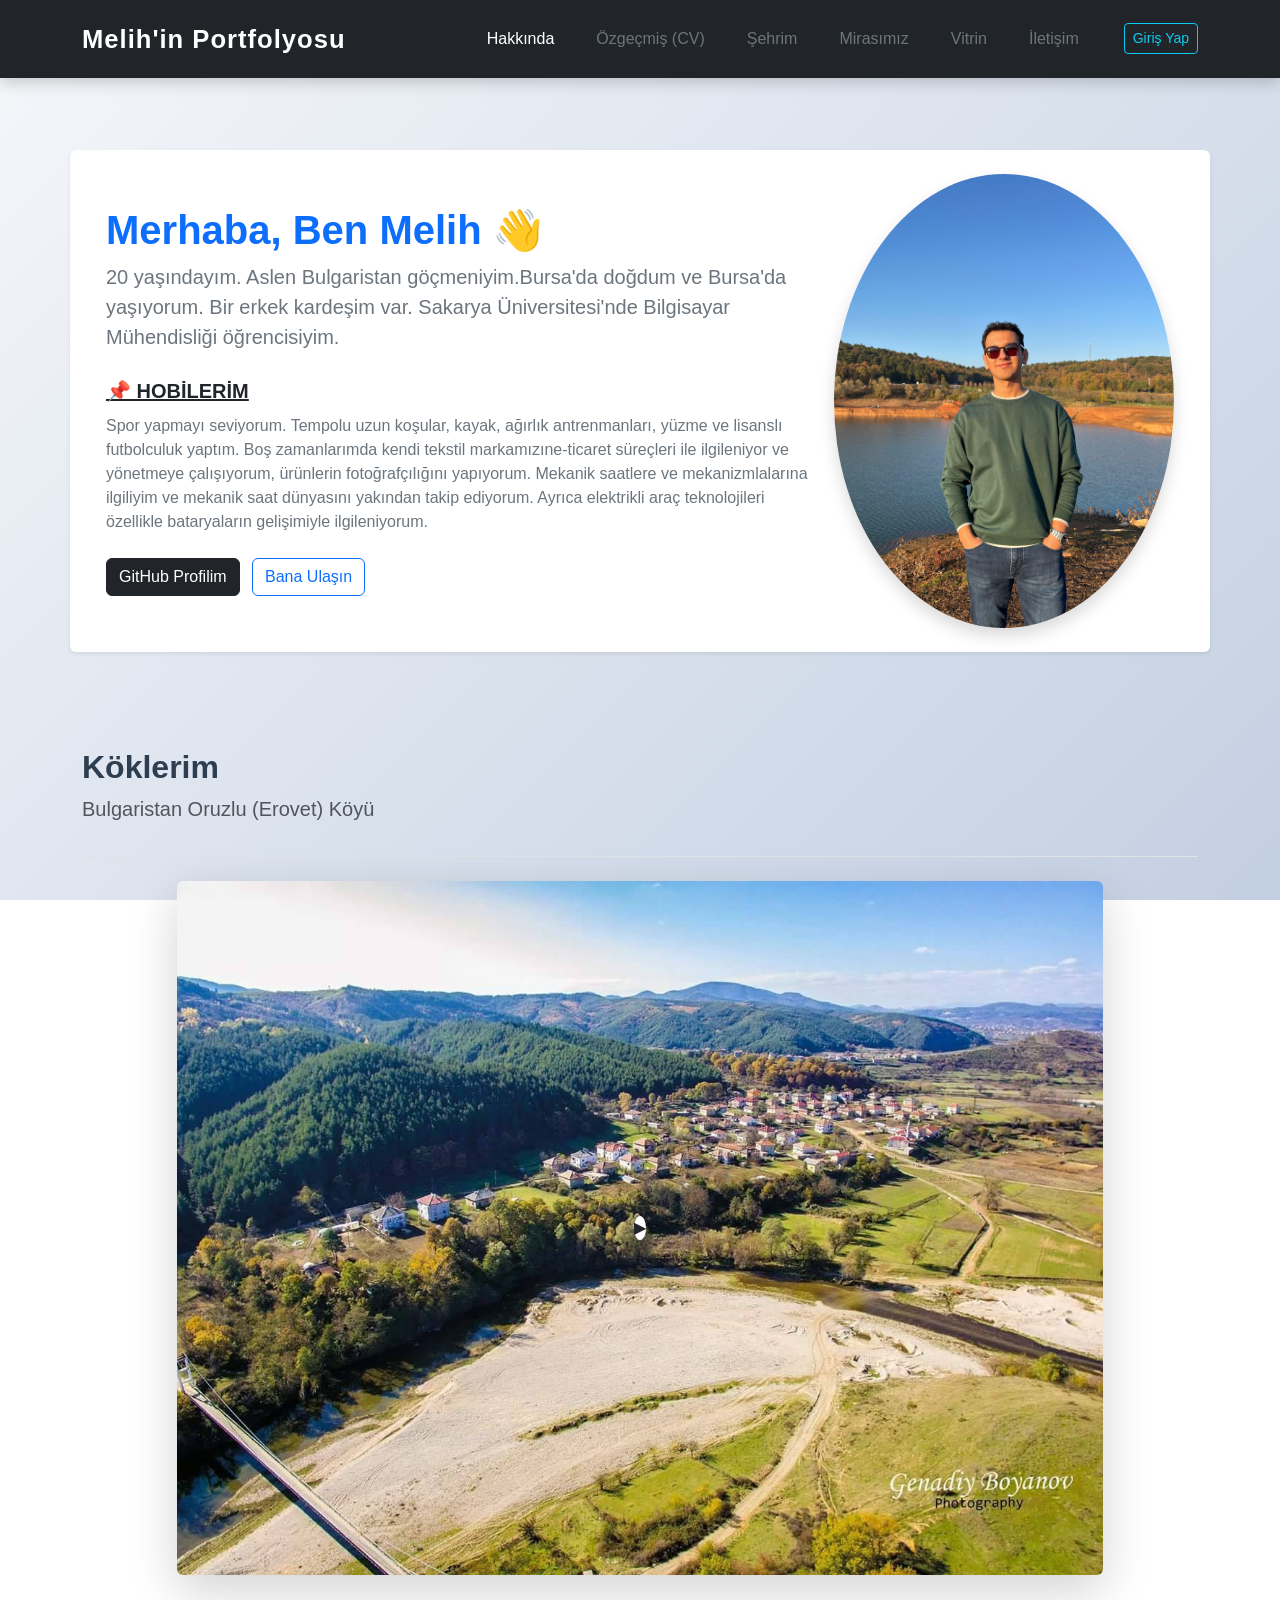
<file: index.html>
<!DOCTYPE html>
<html lang="tr">
<head>
    <meta charset="UTF-8">
    <meta name="viewport" content="width=device-width, initial-scale=1.0">
    <title>Hakkında - Melih'in Portfolyosu</title>
    <link href="https://cdn.jsdelivr.net/npm/bootstrap@5.3.3/dist/css/bootstrap.min.css" rel="stylesheet">
    <link rel="stylesheet" href="style.css">
</head>
<body>

    <nav class="navbar navbar-expand-lg navbar-dark bg-dark">
        <div class="container">
            <a class="navbar-brand" href="index.html">Melih'in Portfolyosu</a>
           <button class="navbar-toggler" type="button" data-bs-toggle="collapse" data-bs-target="#navbarNav" aria-controls="navbarNav" aria-expanded="false" aria-label="Toggle navigation">
                <span class="navbar-toggler-icon"></span>
            </button>
            
            <div class="collapse navbar-collapse" id="navbarNav">
                <ul class="navbar-nav ms-auto flex-row gap-3">
                    <li class="nav-item"><a class="nav-link text-white" href="index.html">Hakkında</a></li>
                    <li class="nav-item"><a class="nav-link text-secondary" href="ozgecmis.html">Özgeçmiş (CV)</a></li>
                    <li class="nav-item"><a class="nav-link text-secondary" href="sehrim.html">Şehrim</a></li>
                    <li class="nav-item"><a class="nav-link text-secondary" href="mirasimiz.html">Mirasımız</a></li>
                    <li class="nav-item"><a class="nav-link text-secondary" href="vitrin.html">Vitrin</a></li>
                    <li class="nav-item"><a class="nav-link text-secondary" href="iletisim.html">İletişim</a></li>
                    <li class="nav-item ms-lg-3"><a class="btn btn-outline-info btn-sm mt-1" href="login.php">Giriş Yap</a></li>
                </ul>
            </div>
        </div>
    </nav>

    <section id="hakkinda" class="container mt-5 pt-4">
        <div class="row align-items-center bg-white shadow-sm rounded p-4 border-0">
            
            <div class="col-md-8 order-2 order-md-1 mt-4 mt-md-0">
                <h1 class="text-primary fw-bold">Merhaba, Ben Melih 👋</h1>
                <p class="lead text-secondary">20 yaşındayım. Aslen Bulgaristan göçmeniyim.Bursa'da doğdum ve Bursa'da yaşıyorum. Bir erkek kardeşim var. Sakarya Üniversitesi'nde Bilgisayar Mühendisliği öğrencisiyim.

                </p>
                <p class="text-secondary mt-4">
                    <strong class="fw-bold text-dark text-decoration-underline fs-5 d-block mb-2">📌 HOBİLERİM</strong>
                    Spor yapmayı seviyorum. Tempolu uzun koşular, kayak, ağırlık antrenmanları, yüzme ve lisanslı futbolculuk yaptım. 
                    Boş zamanlarımda kendi tekstil markamızıne-ticaret süreçleri ile ilgileniyor ve yönetmeye 
                    çalışıyorum, ürünlerin fotoğrafçılığını yapıyorum. Mekanik saatlere ve mekanizmlalarına 
                    ilgiliyim ve mekanik saat dünyasını yakından takip ediyorum. Ayrıca elektrikli araç teknolojileri özellikle bataryaların gelişimiyle ilgileniyorum.
                </p>
                <div class="mt-4">
                    <a href="https://github.com/yildizmelih1903-a11y/Melih-Web-Projesi" target="_blank" class="btn btn-dark me-2">GitHub Profilim</a>
                    <a href="iletisim.html" class="btn btn-outline-primary">Bana Ulaşın</a>
                </div>
            </div>
            
            <div class="col-md-4 order-1 order-md-2 text-center">
                <img src="resimler/kendi.fotografim.jpeg" class="img-fluid rounded-circle shadow profil-resmi" alt="Profil Resmi">
            </div>
            
        </div>
    </section>

    <section id="koyum-video" class="container mt-5 pt-5 mb-5">
        
        <header class="pb-3 mb-4 border-bottom">
            <h2 class="text-primary">Köklerim</h2>
            <p class="lead text-muted">Bulgaristan Oruzlu (Erovet) Köyü</p>
        </header>

        <div class="row justify-content-center">
            <div class="col-md-10">
                <a href="https://www.youtube.com/watch?v=ITYQrfYckvY&t=2954s" target="_blank" class="d-block position-relative shadow-lg rounded overflow-hidden text-decoration-none card-hover-effect">
                    
                    <img src="resimler/oruzlu.bg.jpg" class="w-100 video-kapak" alt="Oruzlu Köyü">
                    
                    <div class="position-absolute top-50 start-50 translate-middle">
                        <div class="bg-white rounded-circle d-flex justify-content-center align-items-center shadow oynat-butonu-arkaplan">
                            <span class="text-dark oynat-ikon">▶</span>
                        </div>
                    </div>

                </a>
            </div>
        </div>

    </section>
    
    <script src="https://cdn.jsdelivr.net/npm/bootstrap@5.3.3/dist/js/bootstrap.bundle.min.js"></script>
</body>
</html>
</file>
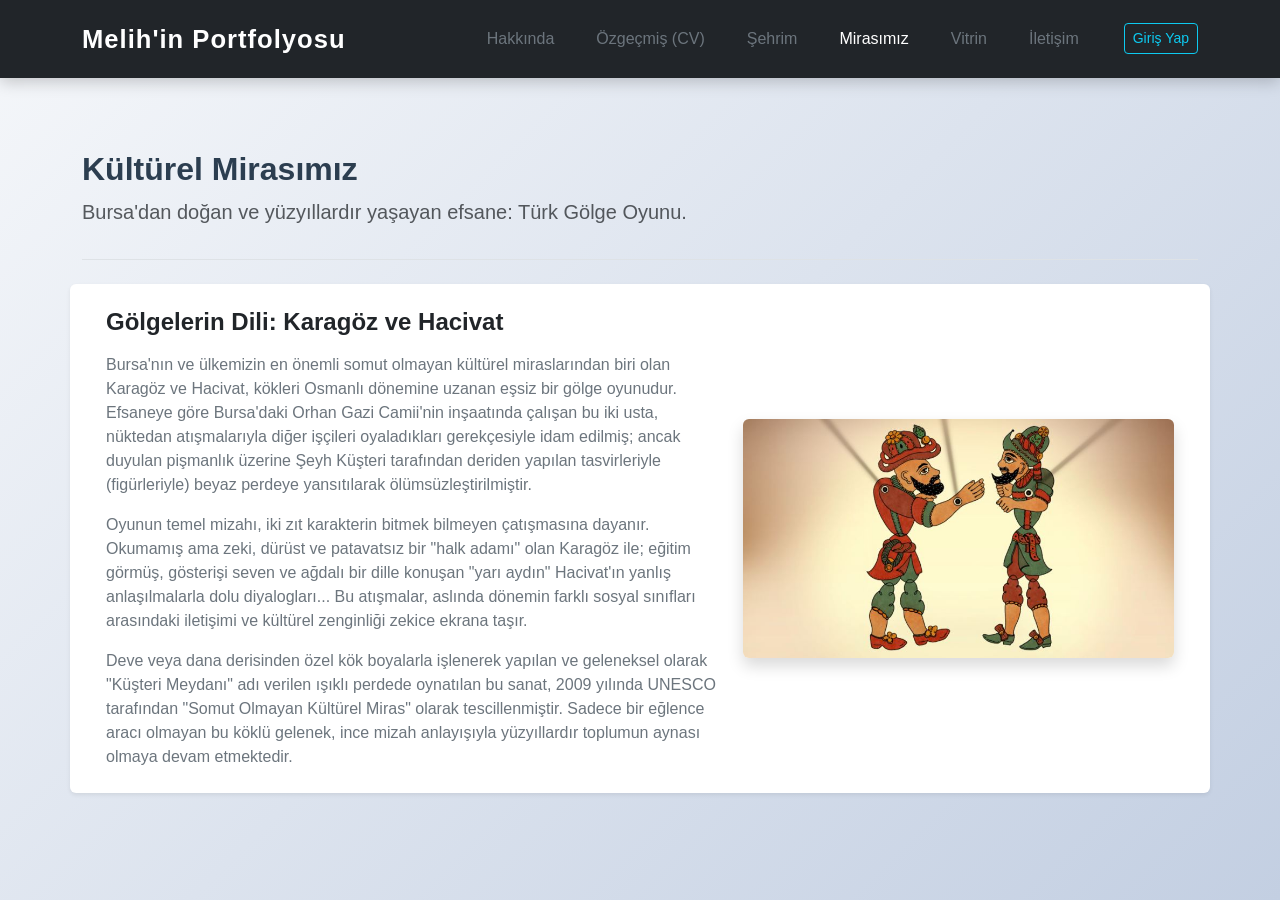
<file: mirasimiz.html>
<!DOCTYPE html>
<html lang="tr">
<head>
    <meta charset="UTF-8">
    <meta name="viewport" content="width=device-width, initial-scale=1.0">
    <title>Mirasımız - Melih'in Portfolyosu</title>
    <link href="https://cdn.jsdelivr.net/npm/bootstrap@5.3.3/dist/css/bootstrap.min.css" rel="stylesheet">
    <link rel="stylesheet" href="style.css">
</head>
<body>

    <nav class="navbar navbar-expand-lg navbar-dark bg-dark">
        <div class="container">
            <a class="navbar-brand" href="index.html">Melih'in Portfolyosu</a>
            <button class="navbar-toggler" type="button" data-bs-toggle="collapse" data-bs-target="#navbarNav" aria-controls="navbarNav" aria-expanded="false" aria-label="Toggle navigation">
                <span class="navbar-toggler-icon"></span>
            </button>
            
            <div class="collapse navbar-collapse" id="navbarNav">
                <ul class="navbar-nav ms-auto flex-row gap-3">
                    <li class="nav-item"><a class="nav-link text-secondary" href="index.html">Hakkında</a></li>
                    <li class="nav-item"><a class="nav-link text-secondary" href="ozgecmis.html">Özgeçmiş (CV)</a></li>
                    <li class="nav-item"><a class="nav-link text-secondary" href="sehrim.html">Şehrim</a></li>
                    <li class="nav-item"><a class="nav-link text-white" href="mirasimiz.html">Mirasımız</a></li>
                    <li class="nav-item"><a class="nav-link text-secondary" href="vitrin.html">Vitrin</a></li>
                    <li class="nav-item"><a class="nav-link text-secondary" href="iletisim.html">İletişim</a></li>
                    <li class="nav-item ms-lg-3"><a class="btn btn-outline-info btn-sm mt-1" href="login.php">Giriş Yap</a></li>
                </ul>
            </div>
        </div>
    </nav>

    <section id="mirasimiz" class="container mt-5 pt-4 mb-5">
        
        <header class="pb-3 mb-4 border-bottom">
            <h2 class="text-primary fw-bold">Kültürel Mirasımız</h2>
            <p class="lead text-muted">Bursa'dan doğan ve yüzyıllardır yaşayan efsane: Türk Gölge Oyunu.</p>
        </header>

        <article class="row align-items-center bg-white shadow-sm rounded p-4 border-0 card-hover-effect">
            
            <div class="col-md-7 order-2 order-md-1 mt-4 mt-md-0">
                <h3 class="h4 fw-bold text-dark mb-3">Gölgelerin Dili: Karagöz ve Hacivat</h3>
                <p class="text-secondary mb-3">
                    Bursa'nın ve ülkemizin en önemli somut olmayan kültürel miraslarından biri olan Karagöz ve Hacivat, kökleri Osmanlı dönemine uzanan eşsiz bir gölge oyunudur. Efsaneye göre Bursa'daki Orhan Gazi Camii'nin inşaatında çalışan bu iki usta, nüktedan atışmalarıyla diğer işçileri oyaladıkları gerekçesiyle idam edilmiş; ancak duyulan pişmanlık üzerine Şeyh Küşteri tarafından deriden yapılan tasvirleriyle (figürleriyle) beyaz perdeye yansıtılarak ölümsüzleştirilmiştir.
                </p>
                <p class="text-secondary mb-3">
                    Oyunun temel mizahı, iki zıt karakterin bitmek bilmeyen çatışmasına dayanır. Okumamış ama zeki, dürüst ve patavatsız bir "halk adamı" olan Karagöz ile; eğitim görmüş, gösterişi seven ve ağdalı bir dille konuşan "yarı aydın" Hacivat'ın yanlış anlaşılmalarla dolu diyalogları... Bu atışmalar, aslında dönemin farklı sosyal sınıfları arasındaki iletişimi ve kültürel zenginliği zekice ekrana taşır.
                </p>
                <p class="text-secondary mb-0">
                    Deve veya dana derisinden özel kök boyalarla işlenerek yapılan ve geleneksel olarak "Küşteri Meydanı" adı verilen ışıklı perdede oynatılan bu sanat, 2009 yılında UNESCO tarafından "Somut Olmayan Kültürel Miras" olarak tescillenmiştir. Sadece bir eğlence aracı olmayan bu köklü gelenek, ince mizah anlayışıyla yüzyıllardır toplumun aynası olmaya devam etmektedir.
                </p>
            </div>
            
            <div class="col-md-5 order-1 order-md-2 text-center">
                <img src="resimler/hacivat.karagoz.jpg" class="img-fluid rounded shadow" alt="Karagöz ve Hacivat Gölge Oyunu">
            </div>

        </article>

    </section>

    <script src="https://cdn.jsdelivr.net/npm/bootstrap@5.3.3/dist/js/bootstrap.bundle.min.js"></script>
</body>
</html>
</file>
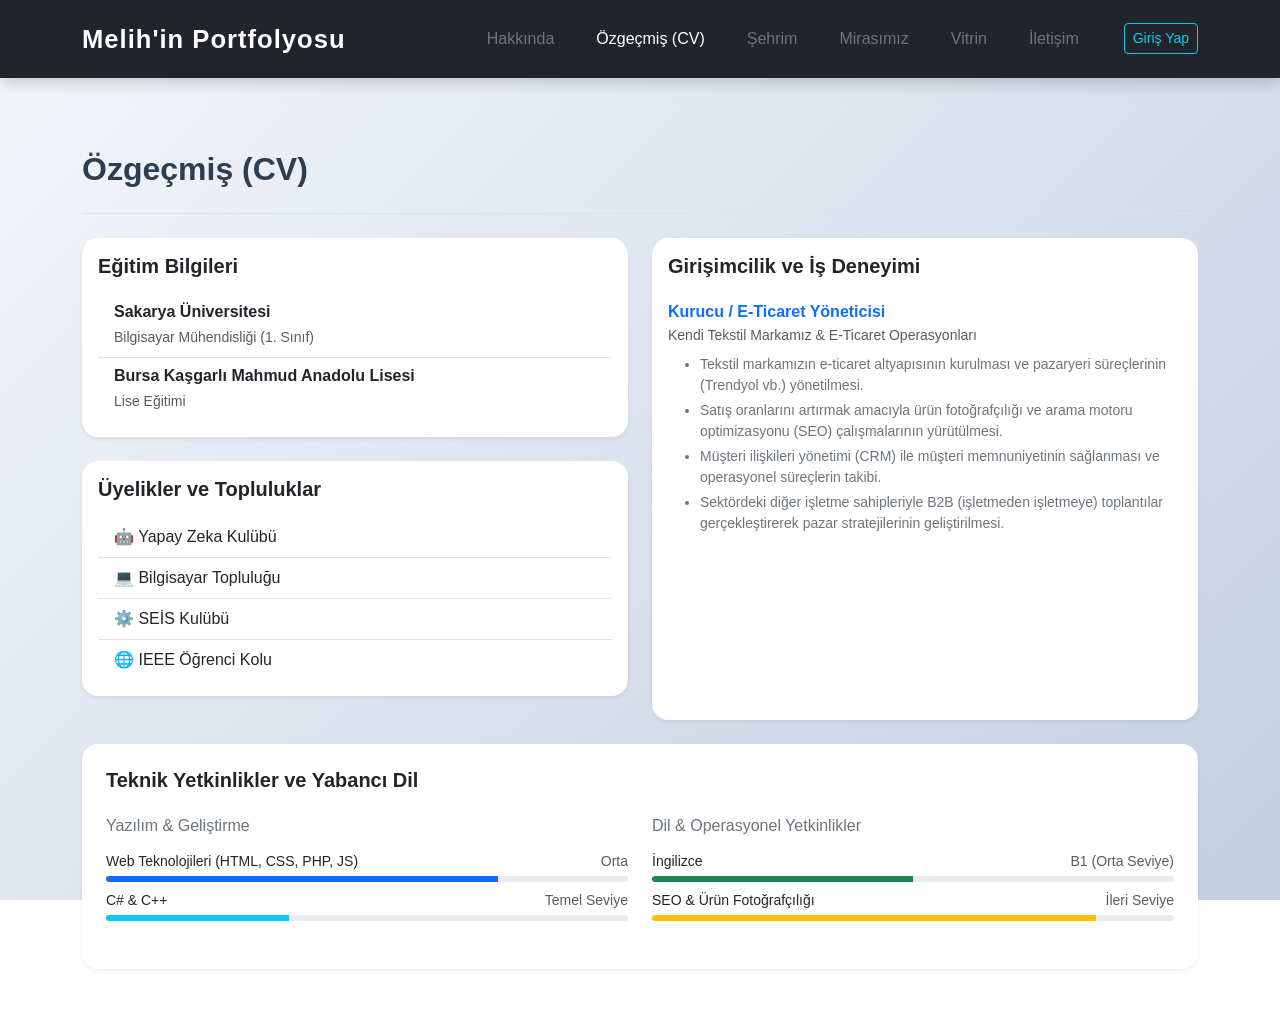
<file: ozgecmis.html>
<!DOCTYPE html>
<html lang="tr">
<head>
    <meta charset="UTF-8">
    <meta name="viewport" content="width=device-width, initial-scale=1.0">
    <title>Özgeçmiş (CV) - Melih'in Portfolyosu</title>
    <link href="https://cdn.jsdelivr.net/npm/bootstrap@5.3.3/dist/css/bootstrap.min.css" rel="stylesheet">
    <link rel="stylesheet" href="style.css">
</head>
<body>

    <nav class="navbar navbar-expand-lg navbar-dark bg-dark">
        <div class="container">
            <a class="navbar-brand" href="index.html">Melih'in Portfolyosu</a>
            <button class="navbar-toggler" type="button" data-bs-toggle="collapse" data-bs-target="#navbarNav" aria-controls="navbarNav" aria-expanded="false" aria-label="Toggle navigation">
                <span class="navbar-toggler-icon"></span>
            </button>
            
            <div class="collapse navbar-collapse" id="navbarNav">
                <ul class="navbar-nav ms-auto flex-row gap-3">
                    <li class="nav-item"><a class="nav-link text-secondary" href="index.html">Hakkında</a></li>
                    <li class="nav-item"><a class="nav-link text-white" href="ozgecmis.html">Özgeçmiş (CV)</a></li>
                    <li class="nav-item"><a class="nav-link text-secondary" href="sehrim.html">Şehrim</a></li>
                    <li class="nav-item"><a class="nav-link text-secondary" href="mirasimiz.html">Mirasımız</a></li>
                    <li class="nav-item"><a class="nav-link text-secondary" href="vitrin.html">Vitrin</a></li>
                    <li class="nav-item"><a class="nav-link text-secondary" href="iletisim.html">İletişim</a></li>
                    <li class="nav-item ms-lg-3"><a class="btn btn-outline-info btn-sm mt-1" href="login.php">Giriş Yap</a></li>
                </ul>
            </div>
        </div>
    </nav>

    <section id="ozgecmis" class="container mt-5 pt-4 mb-5">
        
        <header class="pb-3 mb-4 border-bottom">
            <h2 class="text-primary fw-bold">Özgeçmiş (CV)</h2>
        </header>

        <div class="row">
            <div class="col-md-6">
                
                <article class="card shadow-sm mb-4 border-0 bg-white">
                    <div class="card-body">
                        <h3 class="card-title h5 text-dark fw-bold">Eğitim Bilgileri</h3>
                        <ul class="list-group list-group-flush mt-3">
                            <li class="list-group-item bg-transparent">
                                <h4 class="h6 fw-bold mb-1">Sakarya Üniversitesi</h4>
                                <span class="text-muted small">Bilgisayar Mühendisliği (1. Sınıf)</span>
                            </li>
                            <li class="list-group-item bg-transparent">
                                <h4 class="h6 fw-bold mb-1">Bursa Kaşgarlı Mahmud Anadolu Lisesi</h4>
                                <span class="text-muted small">Lise Eğitimi</span>
                            </li>
                        </ul>
                    </div>
                </article>

                <article class="card shadow-sm mb-4 border-0 bg-white">
                    <div class="card-body">
                        <h3 class="card-title h5 text-dark fw-bold">Üyelikler ve Topluluklar</h3>
                        <ul class="list-group list-group-flush mt-3">
                            <li class="list-group-item bg-transparent">🤖 Yapay Zeka Kulübü</li>
                            <li class="list-group-item bg-transparent">💻 Bilgisayar Topluluğu</li>
                            <li class="list-group-item bg-transparent">⚙️ SEİS Kulübü</li>
                            <li class="list-group-item bg-transparent">🌐 IEEE Öğrenci Kolu</li>
                        </ul>
                    </div>
                </article>

            </div>

            <div class="col-md-6">
                
                <article class="card shadow-sm border-0 bg-white h-100">
                    <div class="card-body">
                        <h3 class="card-title h5 text-dark fw-bold">Girişimcilik ve İş Deneyimi</h3>
                        
                        <div class="mt-4">
                            <h4 class="h6 fw-bold mb-1 text-primary">Kurucu / E-Ticaret Yöneticisi</h4>
                            <p class="text-muted small mb-2">Kendi Tekstil Markamız & E-Ticaret Operasyonları</p>
                            <ul class="small text-secondary">
                                <li class="mb-1">Tekstil markamızın e-ticaret altyapısının kurulması ve pazaryeri süreçlerinin (Trendyol vb.) yönetilmesi.</li>
                                <li class="mb-1">Satış oranlarını artırmak amacıyla ürün fotoğrafçılığı ve arama motoru optimizasyonu (SEO) çalışmalarının yürütülmesi.</li>
                                <li class="mb-1">Müşteri ilişkileri yönetimi (CRM) ile müşteri memnuniyetinin sağlanması ve operasyonel süreçlerin takibi.</li>
                                <li>Sektördeki diğer işletme sahipleriyle B2B (işletmeden işletmeye) toplantılar gerçekleştirerek pazar stratejilerinin geliştirilmesi.</li>
                            </ul>
                        </div>
                        
                    </div>
                </article>

            </div>
        </div>

        <div class="row mt-4">
            <div class="col-12">
                <article class="card shadow-sm border-0 bg-white p-2">
                    <div class="card-body">
                        <h3 class="card-title h5 text-dark fw-bold mb-4">Teknik Yetkinlikler ve Yabancı Dil</h3>
                        
                        <div class="row">
                            <div class="col-md-6 mb-3">
                                <h4 class="h6 text-secondary mb-3">Yazılım & Geliştirme</h4>
                                
                                <div class="mb-2">
                                    <div class="d-flex justify-content-between small mb-1">
                                        <span>Web Teknolojileri (HTML, CSS, PHP, JS)</span>
                                        <span class="text-muted">Orta</span>
                                    </div>
                                    <div class="progress progress-ince">
                                        <div class="progress-bar bg-primary seviye-75" role="progressbar"></div>
                                    </div>
                                </div>

                                <div class="mb-2">
                                    <div class="d-flex justify-content-between small mb-1">
                                        <span>C# & C++</span>
                                        <span class="text-muted">Temel Seviye</span>
                                    </div>
                                    <div class="progress progress-ince">
                                        <div class="progress-bar bg-info seviye-35" role="progressbar"></div>
                                    </div>
                                </div>
                            </div>

                            <div class="col-md-6 mb-3">
                                <h4 class="h6 text-secondary mb-3">Dil & Operasyonel Yetkinlikler</h4>
                                
                                <div class="mb-2">
                                    <div class="d-flex justify-content-between small mb-1">
                                        <span>İngilizce</span>
                                        <span class="text-muted">B1 (Orta Seviye)</span>
                                    </div>
                                    <div class="progress progress-ince">
                                        <div class="progress-bar bg-success seviye-50" role="progressbar"></div>
                                    </div>
                                </div>

                                <div class="mb-2">
                                    <div class="d-flex justify-content-between small mb-1">
                                        <span>SEO & Ürün Fotoğrafçılığı</span>
                                        <span class="text-muted">İleri Seviye</span>
                                    </div>
                                    <div class="progress progress-ince">
                                        <div class="progress-bar bg-warning seviye-85" role="progressbar"></div>
                                    </div>
                                </div>
                            </div>
                        </div>

                    </div>
                </article>
            </div>
        </div>
    </section>

    <script src="https://cdn.jsdelivr.net/npm/bootstrap@5.3.3/dist/js/bootstrap.bundle.min.js"></script>
</body>
</html>
</file>
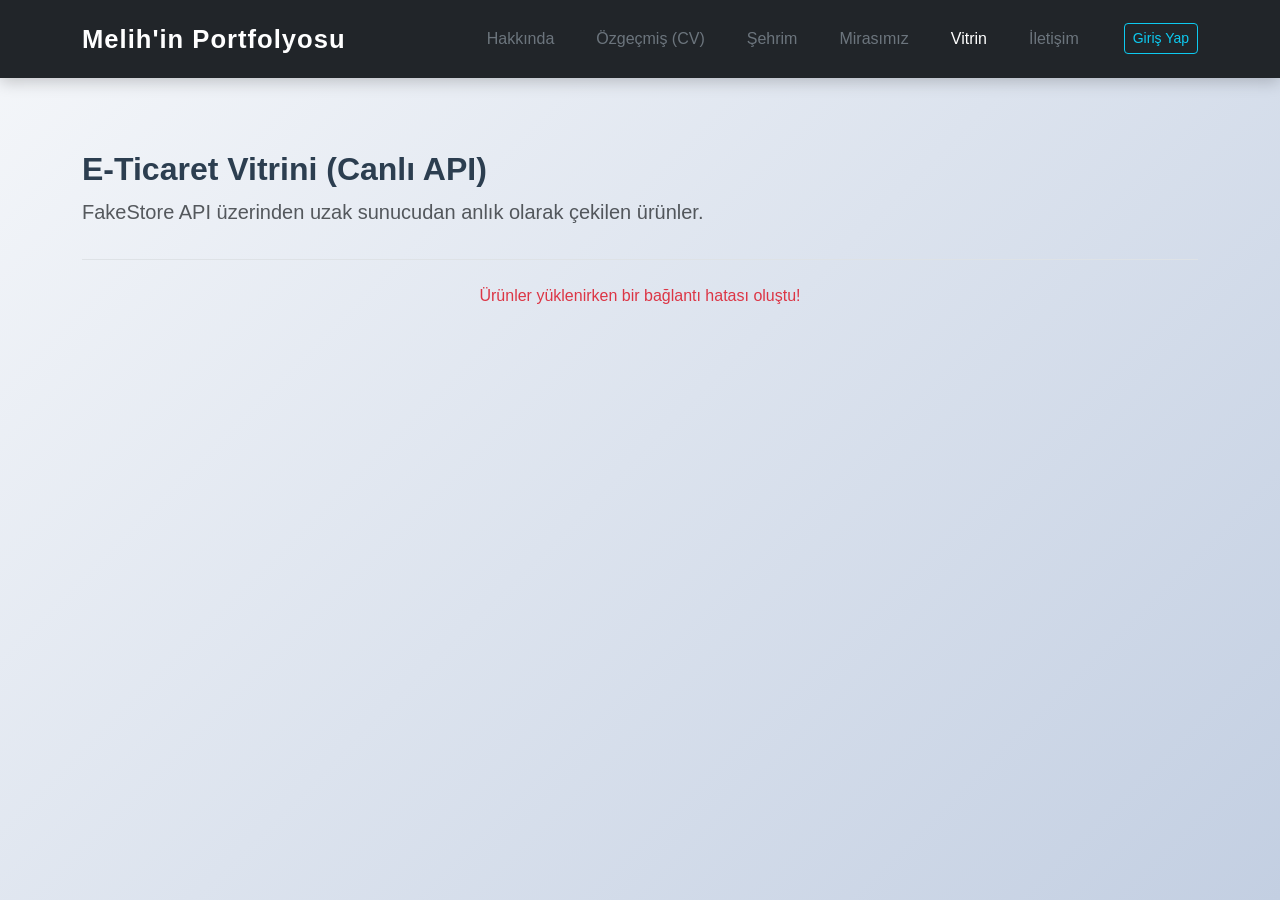
<file: vitrin.html>
<!DOCTYPE html>
<html lang="tr">
<head>
    <meta charset="UTF-8">
    <meta name="viewport" content="width=device-width, initial-scale=1.0">
    <title>Vitrin (API) - Melih'in Portfolyosu</title>
    <link href="https://cdn.jsdelivr.net/npm/bootstrap@5.3.3/dist/css/bootstrap.min.css" rel="stylesheet">
    <link rel="stylesheet" href="style.css">
</head>
<body>

    <nav class="navbar navbar-expand-lg navbar-dark bg-dark">
        <div class="container">
            <a class="navbar-brand" href="index.html">Melih'in Portfolyosu</a>
           <button class="navbar-toggler" type="button" data-bs-toggle="collapse" data-bs-target="#navbarNav" aria-controls="navbarNav" aria-expanded="false" aria-label="Toggle navigation">
                <span class="navbar-toggler-icon"></span>
            </button>
            
            <div class="collapse navbar-collapse" id="navbarNav">
                <ul class="navbar-nav ms-auto flex-row gap-3">
                    <li class="nav-item"><a class="nav-link text-secondary" href="index.html">Hakkında</a></li>
                    <li class="nav-item"><a class="nav-link text-secondary" href="ozgecmis.html">Özgeçmiş (CV)</a></li>
                    <li class="nav-item"><a class="nav-link text-secondary" href="sehrim.html">Şehrim</a></li>
                    <li class="nav-item"><a class="nav-link text-secondary" href="mirasimiz.html">Mirasımız</a></li>
                    <li class="nav-item"><a class="nav-link text-white" href="vitrin.html">Vitrin</a></li>
                    <li class="nav-item"><a class="nav-link text-secondary" href="iletisim.html">İletişim</a></li>
                    <li class="nav-item ms-lg-3"><a class="btn btn-outline-info btn-sm mt-1" href="login.php">Giriş Yap</a></li>
                </ul>
            </div>
        </div>
    </nav>

    <section id="api-vitrin" class="container mt-5 pt-4 mb-5">
        
        <header class="pb-3 mb-4 border-bottom">
            <h2 class="text-primary fw-bold">E-Ticaret Vitrini (Canlı API)</h2>
            <p class="lead text-muted">FakeStore API üzerinden uzak sunucudan anlık olarak çekilen ürünler.</p>
        </header>

        <div class="row" id="urun-listesi">
            <div class="col-12 text-center mt-4">
                <div class="spinner-border text-primary" role="status">
                    <span class="visually-hidden">Yükleniyor...</span>
                </div>
                <p class="mt-2 text-muted">Ürünler sunucudan çekiliyor, lütfen bekleyin...</p>
            </div>
        </div>

    </section>

    <script src="https://cdn.jsdelivr.net/npm/bootstrap@5.3.3/dist/js/bootstrap.bundle.min.js"></script>

    <script>
        // 1. ADIM: İnternetteki ürün veri tabanına (API) gidip 4 tane ürün istiyoruz.
        fetch('https://fakestoreapi.com/products?limit=4')
            
            // 2. ADIM: Gelen cevabı bilgisayarın anlayacağı JSON (veri) formatına çeviriyoruz.
            .then(cevap => cevap.json())
            
            // 3. ADIM: Veriler hazır olduğunda ekrana (HTML içine) yazdırıyoruz.
            .then(urunler => {
                
                // HTML'deki boş ürün kutumuzu buluyoruz
                const urunKutusu = document.getElementById('urun-listesi');
                
                // "Yükleniyor..." yazısını temizliyoruz
                urunKutusu.innerHTML = ''; 

                // Gelen her bir ürün için bir döngü başlatıp ekrana Bootstrap kartı çiziyoruz
                urunler.forEach(urun => {
                    urunKutusu.innerHTML += `
                        <div class="col-md-3 mb-4">
                            <div class="card h-100 shadow-sm border-0 p-3 card-hover-effect">
                                <img src="${urun.image}" class="card-img-top urun-resmi" alt="Ürün Resmi">
                                <div class="card-body text-center d-flex flex-column p-0 pt-3">
                                    <h6 class="card-title text-truncate" title="${urun.title}">${urun.title}</h6>
                                    <p class="card-text fw-bold text-success mt-auto fs-5">$${urun.price}</p>
                                </div>
                            </div>
                        </div>
                    `;
                });
            })
            
            // 4. ADIM: Eğer internet veya sunucu kaynaklı bir hata olursa ekrana uyarı veriyoruz.
            .catch(hata => {
                document.getElementById('urun-listesi').innerHTML = '<p class="text-danger text-center">Ürünler yüklenirken bir bağlantı hatası oluştu!</p>';
            });
    </script>

</body>
</html>
</file>
<file: style.css>
/* Sayfa Genel Arka Planı (Hafif ve modern bir geçiş - Gradient) */
body {
    background: linear-gradient(135deg, #f5f7fa 0%, #c3cfe2 100%);
    background-attachment: fixed; /* Arka planı sabitler, kaydırmayı güzelleştirir */
    font-family: 'Segoe UI', Tahoma, Geneva, Verdana, sans-serif;
    color: #333;
}

/* Üst Menü Özelleştirmeleri */
.navbar {
    box-shadow: 0 4px 15px rgba(0, 0, 0, 0.2); 
    padding: 15px 0; 
}

.navbar-brand {
    font-weight: 800;
    font-size: 1.6rem;
    letter-spacing: 1px;
}

.nav-link {
    font-weight: 500;
    transition: all 0.3s ease;
    margin: 0 5px;
}

.nav-link:hover {
    color: #0dcaf0 !important;
    transform: translateY(-3px);
}

/* Kart Tasarımları (Hafif yuvarlatılmış köşeler ve havada durma efekti) */
.card {
    border-radius: 16px; /* Köşeleri modern bir şekilde yumuşatır */
    transition: transform 0.3s ease, box-shadow 0.3s ease; /* Hareketleri akıcı yapar */
}

/* Fareyle kartın üzerine gelince hafifçe havaya kalkması */
.card:hover {
    transform: translateY(-8px);
    box-shadow: 0 15px 30px rgba(0,0,0,0.1) !important;
}

/* CV Başlıkları */
h2.text-primary {
    color: #2c3e50 !important; /* Mavi rengi daha asil bir laciverte çeker */
    font-weight: 800;
}
/* Özgeçmiş Yetenek Barları İçin Sınıflar (Sıfır Inline CSS Kuralı İçin) */
.progress-ince {
    height: 6px;
}
.seviye-75 { width: 75%; }
.seviye-35 { width: 35%; }
.seviye-50 { width: 50%; }
.seviye-85 { width: 85%; }

/* Şehrim Slider Resimleri İçin */
.slider-resmi {
    height: 500px; 
    object-fit: cover;
}
/* İletişim Sonuç Sayfası Stilleri */
.result-container {
    max-width: 600px;
    margin: 50px auto;
    background: #fff;
    padding: 30px;
    border-radius: 10px;
    box-shadow: 0 4px 6px rgba(0,0,0,0.1);
}
.tablo-baslik {
    width: 30%;
}
</file>
